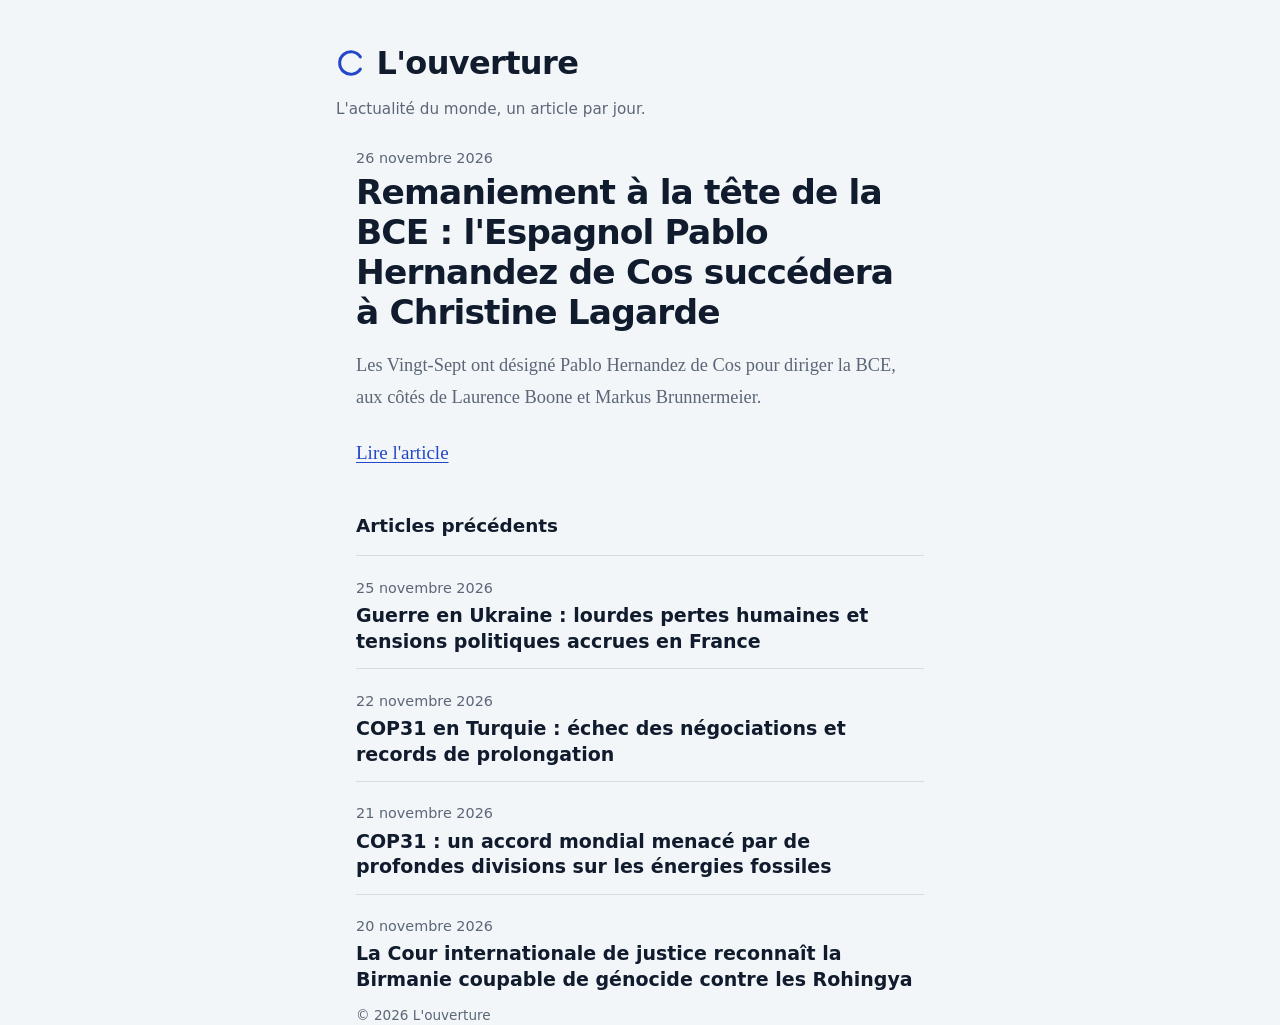
<file: docs/index.html>
<!doctype html>
<html lang="fr">
<head>
<meta charset="utf-8">
<meta name="viewport" content="width=device-width, initial-scale=1">
<title>L&#x27;ouverture | L&#x27;actualité du monde, un article par jour.</title>
<meta name="description" content="L&#x27;actualité du monde, un article par jour.">
<link rel="canonical" href="https://hilarious138.github.io/louverture/">
<meta property="og:type" content="website">
<meta property="og:title" content="L&#x27;ouverture | L&#x27;actualité du monde, un article par jour.">
<meta property="og:description" content="L&#x27;actualité du monde, un article par jour.">
<link rel="stylesheet" href="style.css">
</head>
<body>
<header class="wrap masthead">
<a class="brand" href="./"><svg class="mark" viewBox="0 0 32 32" width="30" height="30" aria-hidden="true"><path d="M26 9.5A12 12 0 1 0 26 22.5" fill="none" stroke="currentColor" stroke-width="3.2" stroke-linecap="round"/></svg>L&#x27;ouverture</a>
<p>L&#x27;actualité du monde, un article par jour.</p>
</header>
<main class="wrap">
<section class="lead">
<p class="date">26 novembre 2026</p>
<h1><a href="articles/2026-11-26.html">Remaniement à la tête de la BCE : l&#x27;Espagnol Pablo Hernandez de Cos succédera à Christine Lagarde</a></h1>
<p class="lede">Les Vingt-Sept ont désigné Pablo Hernandez de Cos pour diriger la BCE, aux côtés de Laurence Boone et Markus Brunnermeier.</p>
<p><a href="articles/2026-11-26.html">Lire l'article</a></p>
</section>
<section class="archive">
<h2>Articles précédents</h2>
<ul>
<li><span class="date">25 novembre 2026</span><a href="articles/2026-11-25.html">Guerre en Ukraine : lourdes pertes humaines et tensions politiques accrues en France</a></li>
<li><span class="date">22 novembre 2026</span><a href="articles/2026-11-22.html">COP31 en Turquie : échec des négociations et records de prolongation</a></li>
<li><span class="date">21 novembre 2026</span><a href="articles/2026-11-21.html">COP31 : un accord mondial menacé par de profondes divisions sur les énergies fossiles</a></li>
<li><span class="date">20 novembre 2026</span><a href="articles/2026-11-20.html">La Cour internationale de justice reconnaît la Birmanie coupable de génocide contre les Rohingya</a></li>
</ul>
</section>
</main>
<footer class="wrap">© 2026 L&#x27;ouverture</footer>
</body>
</html>
</file>
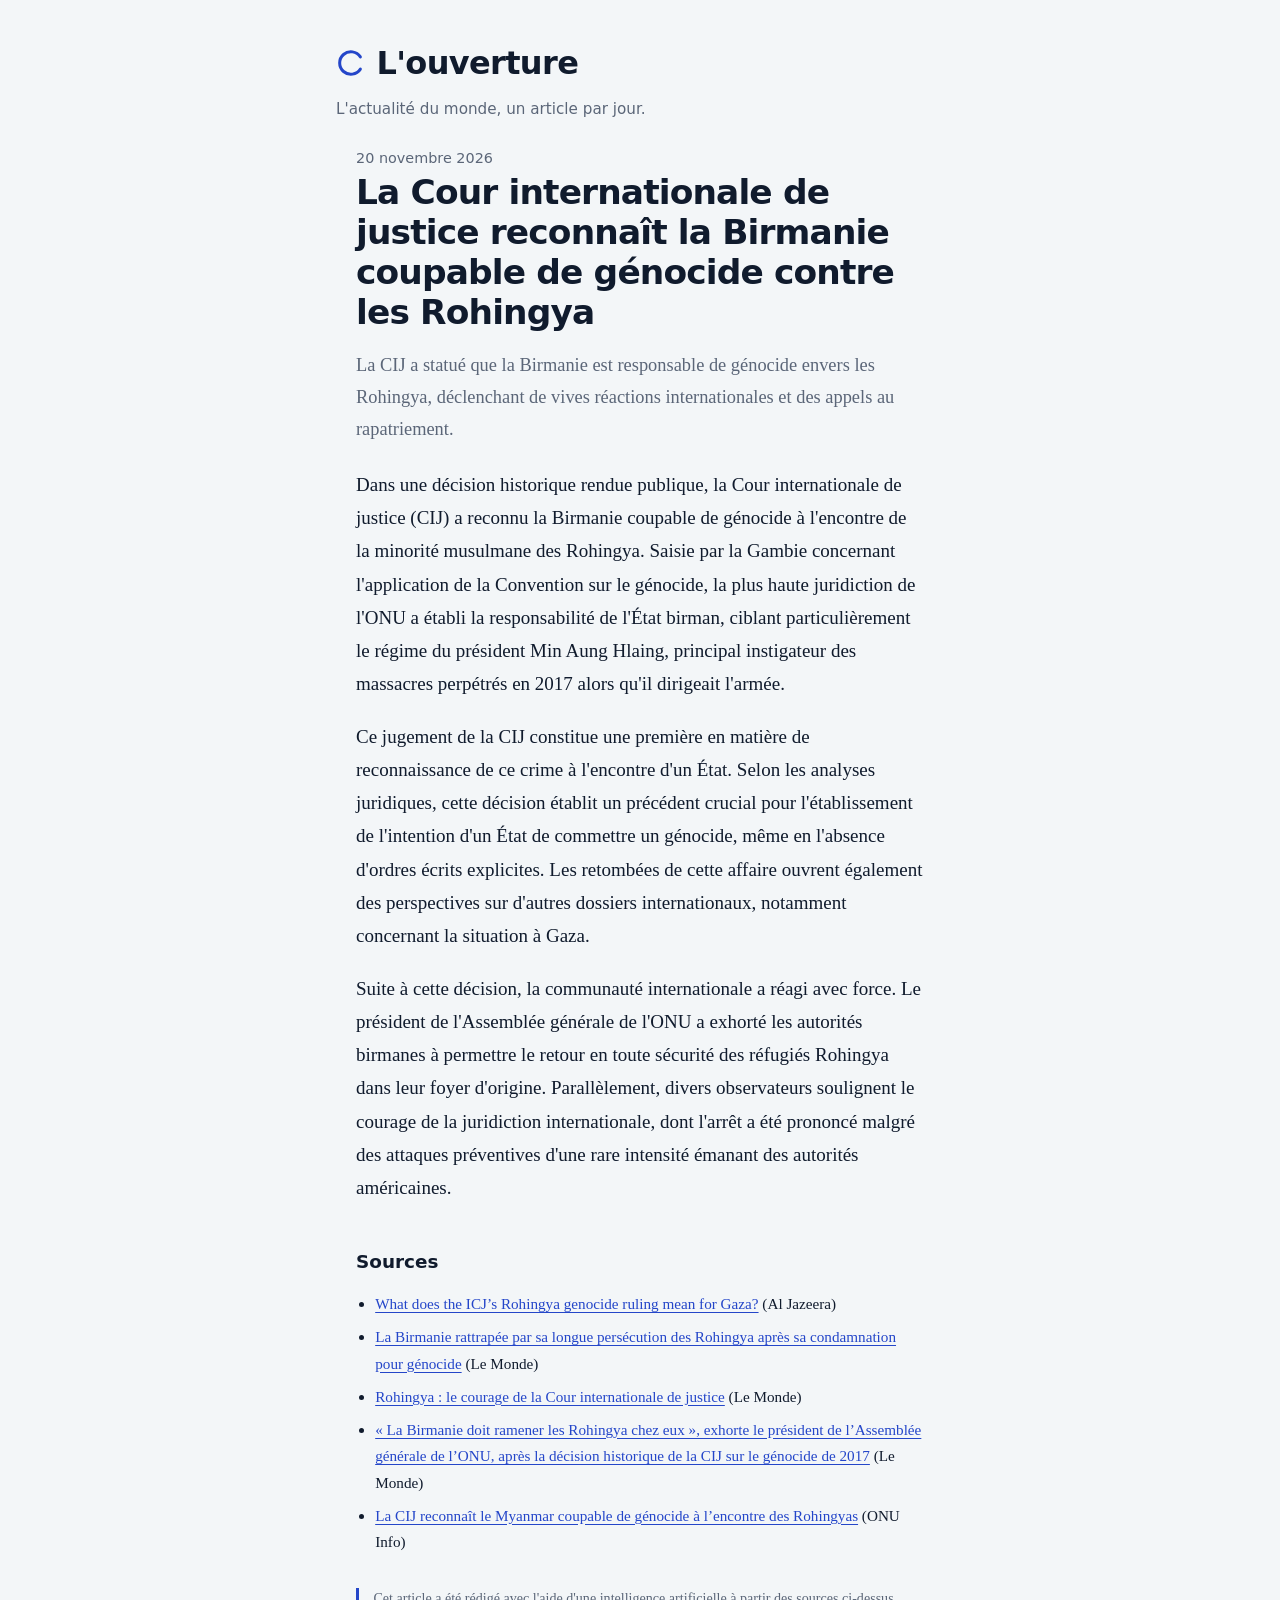
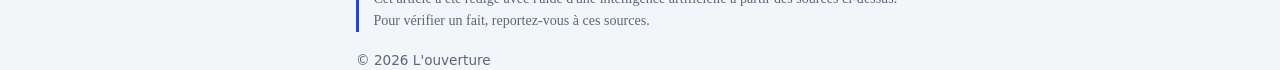
<file: docs/articles/2026-11-20.html>
<!doctype html>
<html lang="fr">
<head>
<meta charset="utf-8">
<meta name="viewport" content="width=device-width, initial-scale=1">
<title>La Cour internationale de justice reconnaît la Birmanie coupable de génocide contre les Rohingya | L&#x27;ouverture</title>
<meta name="description" content="La CIJ a statué que la Birmanie est responsable de génocide envers les Rohingya, déclenchant de vives réactions internationales et des appels au rapatriement.">
<link rel="canonical" href="https://hilarious138.github.io/louverture/articles/2026-11-20.html">
<meta property="og:type" content="article">
<meta property="og:title" content="La Cour internationale de justice reconnaît la Birmanie coupable de génocide contre les Rohingya | L&#x27;ouverture">
<meta property="og:description" content="La CIJ a statué que la Birmanie est responsable de génocide envers les Rohingya, déclenchant de vives réactions internationales et des appels au rapatriement.">
<link rel="stylesheet" href="../style.css">
</head>
<body>
<header class="wrap masthead">
<a class="brand" href="../"><svg class="mark" viewBox="0 0 32 32" width="30" height="30" aria-hidden="true"><path d="M26 9.5A12 12 0 1 0 26 22.5" fill="none" stroke="currentColor" stroke-width="3.2" stroke-linecap="round"/></svg>L&#x27;ouverture</a>
<p>L&#x27;actualité du monde, un article par jour.</p>
</header>
<main class="wrap">
<article>
<p class="date">20 novembre 2026</p>
<h1>La Cour internationale de justice reconnaît la Birmanie coupable de génocide contre les Rohingya</h1>
<p class="lede">La CIJ a statué que la Birmanie est responsable de génocide envers les Rohingya, déclenchant de vives réactions internationales et des appels au rapatriement.</p>
<p>Dans une décision historique rendue publique, la Cour internationale de justice (CIJ) a reconnu la Birmanie coupable de génocide à l&#x27;encontre de la minorité musulmane des Rohingya. Saisie par la Gambie concernant l&#x27;application de la Convention sur le génocide, la plus haute juridiction de l&#x27;ONU a établi la responsabilité de l&#x27;État birman, ciblant particulièrement le régime du président Min Aung Hlaing, principal instigateur des massacres perpétrés en 2017 alors qu&#x27;il dirigeait l&#x27;armée.</p>
<p>Ce jugement de la CIJ constitue une première en matière de reconnaissance de ce crime à l&#x27;encontre d&#x27;un État. Selon les analyses juridiques, cette décision établit un précédent crucial pour l&#x27;établissement de l&#x27;intention d&#x27;un État de commettre un génocide, même en l&#x27;absence d&#x27;ordres écrits explicites. Les retombées de cette affaire ouvrent également des perspectives sur d&#x27;autres dossiers internationaux, notamment concernant la situation à Gaza.</p>
<p>Suite à cette décision, la communauté internationale a réagi avec force. Le président de l&#x27;Assemblée générale de l&#x27;ONU a exhorté les autorités birmanes à permettre le retour en toute sécurité des réfugiés Rohingya dans leur foyer d&#x27;origine. Parallèlement, divers observateurs soulignent le courage de la juridiction internationale, dont l&#x27;arrêt a été prononcé malgré des attaques préventives d&#x27;une rare intensité émanant des autorités américaines.</p>
<section class="sources">
<h2>Sources</h2>
<ul>
<li><a href="https://www.aljazeera.com/news/2026/11/20/what-does-the-icjs-rohingya-genocide-ruling-mean-for-gaza?traffic_source=rss" rel="noopener">What does the ICJ’s Rohingya genocide ruling mean for Gaza?</a> (Al Jazeera)</li>
<li><a href="https://www.lemonde.fr/international/article/2026/11/20/la-birmanie-rattrapee-par-sa-longue-persecution-des-rohingya-apres-sa-condamnation-pour-genocide_6813628_3210.html" rel="noopener">La Birmanie rattrapée par sa longue persécution des Rohingya après sa condamnation pour génocide</a> (Le Monde)</li>
<li><a href="https://www.lemonde.fr/idees/article/2026/11/20/rohingya-le-courage-de-la-cour-internationale-de-justice_6813621_3232.html" rel="noopener">Rohingya : le courage de la Cour internationale de justice</a> (Le Monde)</li>
<li><a href="https://www.lemonde.fr/international/article/2026/11/20/le-chef-de-l-assemblee-generale-de-l-onu-appelle-la-birmanie-a-ramener-les-rohingya-chez-eux_6813602_3210.html" rel="noopener">« La Birmanie doit ramener les Rohingya chez eux », exhorte le président de l’Assemblée générale de l’ONU, après la décision historique de la CIJ sur le génocide de 2017</a> (Le Monde)</li>
<li><a href="https://news.un.org/feed/view/fr/story/2026/11/1159874" rel="noopener">La CIJ reconnaît le Myanmar coupable de génocide à l’encontre des Rohingyas</a> (ONU Info)</li>
</ul>
</section>
<p class="note">Cet article a été rédigé avec l'aide d'une intelligence artificielle à partir des sources ci-dessus. Pour vérifier un fait, reportez-vous à ces sources.</p>
</article>
</main>
<footer class="wrap">© 2026 L&#x27;ouverture</footer>
</body>
</html>
</file>
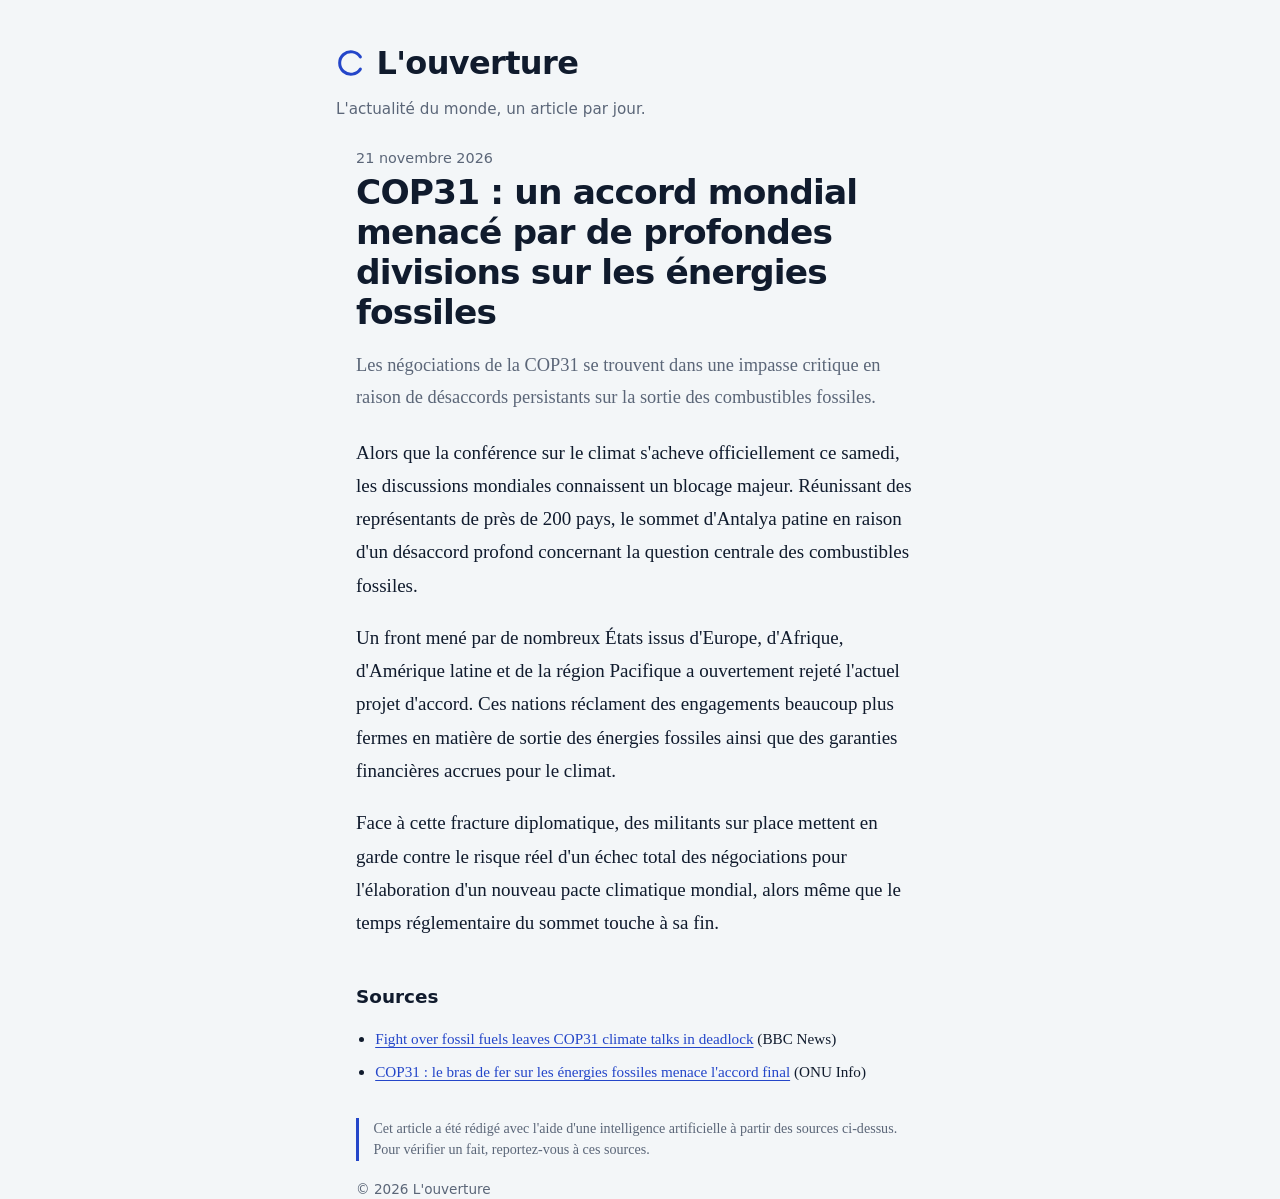
<file: docs/articles/2026-11-21.html>
<!doctype html>
<html lang="fr">
<head>
<meta charset="utf-8">
<meta name="viewport" content="width=device-width, initial-scale=1">
<title>COP31 : un accord mondial menacé par de profondes divisions sur les énergies fossiles | L&#x27;ouverture</title>
<meta name="description" content="Les négociations de la COP31 se trouvent dans une impasse critique en raison de désaccords persistants sur la sortie des combustibles fossiles.">
<link rel="canonical" href="https://hilarious138.github.io/louverture/articles/2026-11-21.html">
<meta property="og:type" content="article">
<meta property="og:title" content="COP31 : un accord mondial menacé par de profondes divisions sur les énergies fossiles | L&#x27;ouverture">
<meta property="og:description" content="Les négociations de la COP31 se trouvent dans une impasse critique en raison de désaccords persistants sur la sortie des combustibles fossiles.">
<link rel="stylesheet" href="../style.css">
</head>
<body>
<header class="wrap masthead">
<a class="brand" href="../"><svg class="mark" viewBox="0 0 32 32" width="30" height="30" aria-hidden="true"><path d="M26 9.5A12 12 0 1 0 26 22.5" fill="none" stroke="currentColor" stroke-width="3.2" stroke-linecap="round"/></svg>L&#x27;ouverture</a>
<p>L&#x27;actualité du monde, un article par jour.</p>
</header>
<main class="wrap">
<article>
<p class="date">21 novembre 2026</p>
<h1>COP31 : un accord mondial menacé par de profondes divisions sur les énergies fossiles</h1>
<p class="lede">Les négociations de la COP31 se trouvent dans une impasse critique en raison de désaccords persistants sur la sortie des combustibles fossiles.</p>
<p>Alors que la conférence sur le climat s&#x27;acheve officiellement ce samedi, les discussions mondiales connaissent un blocage majeur. Réunissant des représentants de près de 200 pays, le sommet d&#x27;Antalya patine en raison d&#x27;un désaccord profond concernant la question centrale des combustibles fossiles.</p>
<p>Un front mené par de nombreux États issus d&#x27;Europe, d&#x27;Afrique, d&#x27;Amérique latine et de la région Pacifique a ouvertement rejeté l&#x27;actuel projet d&#x27;accord. Ces nations réclament des engagements beaucoup plus fermes en matière de sortie des énergies fossiles ainsi que des garanties financières accrues pour le climat.</p>
<p>Face à cette fracture diplomatique, des militants sur place mettent en garde contre le risque réel d&#x27;un échec total des négociations pour l&#x27;élaboration d&#x27;un nouveau pacte climatique mondial, alors même que le temps réglementaire du sommet touche à sa fin.</p>
<section class="sources">
<h2>Sources</h2>
<ul>
<li><a href="https://www.bbc.co.uk/news/articles/c6ly5w40eg07o?at_medium=RSS&amp;at_campaign=rss" rel="noopener">Fight over fossil fuels leaves COP31 climate talks in deadlock</a> (BBC News)</li>
<li><a href="https://news.un.org/feed/view/fr/story/2026/11/1159882" rel="noopener">COP31 : le bras de fer sur les énergies fossiles menace l&#x27;accord final</a> (ONU Info)</li>
</ul>
</section>
<p class="note">Cet article a été rédigé avec l'aide d'une intelligence artificielle à partir des sources ci-dessus. Pour vérifier un fait, reportez-vous à ces sources.</p>
</article>
</main>
<footer class="wrap">© 2026 L&#x27;ouverture</footer>
</body>
</html>
</file>
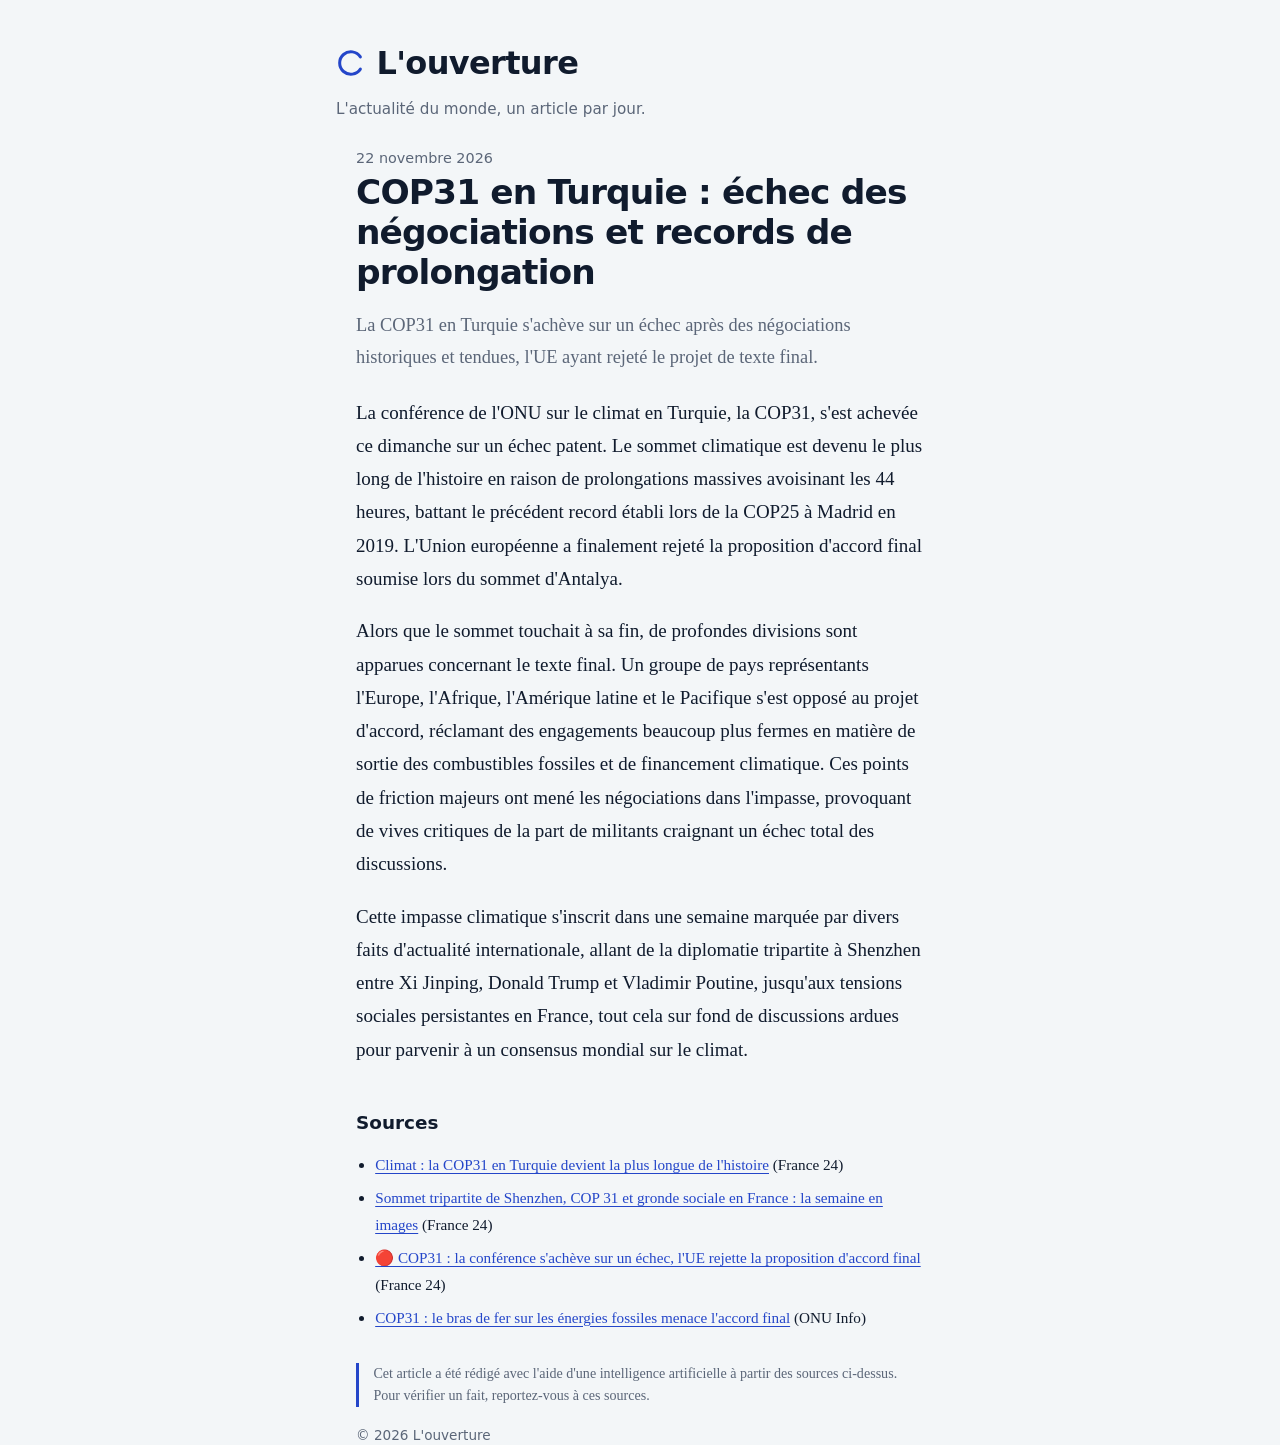
<file: docs/articles/2026-11-22.html>
<!doctype html>
<html lang="fr">
<head>
<meta charset="utf-8">
<meta name="viewport" content="width=device-width, initial-scale=1">
<title>COP31 en Turquie : échec des négociations et records de prolongation | L&#x27;ouverture</title>
<meta name="description" content="La COP31 en Turquie s&#x27;achève sur un échec après des négociations historiques et tendues, l&#x27;UE ayant rejeté le projet de texte final.">
<link rel="canonical" href="https://hilarious138.github.io/louverture/articles/2026-11-22.html">
<meta property="og:type" content="article">
<meta property="og:title" content="COP31 en Turquie : échec des négociations et records de prolongation | L&#x27;ouverture">
<meta property="og:description" content="La COP31 en Turquie s&#x27;achève sur un échec après des négociations historiques et tendues, l&#x27;UE ayant rejeté le projet de texte final.">
<link rel="stylesheet" href="../style.css">
</head>
<body>
<header class="wrap masthead">
<a class="brand" href="../"><svg class="mark" viewBox="0 0 32 32" width="30" height="30" aria-hidden="true"><path d="M26 9.5A12 12 0 1 0 26 22.5" fill="none" stroke="currentColor" stroke-width="3.2" stroke-linecap="round"/></svg>L&#x27;ouverture</a>
<p>L&#x27;actualité du monde, un article par jour.</p>
</header>
<main class="wrap">
<article>
<p class="date">22 novembre 2026</p>
<h1>COP31 en Turquie : échec des négociations et records de prolongation</h1>
<p class="lede">La COP31 en Turquie s&#x27;achève sur un échec après des négociations historiques et tendues, l&#x27;UE ayant rejeté le projet de texte final.</p>
<p>La conférence de l&#x27;ONU sur le climat en Turquie, la COP31, s&#x27;est achevée ce dimanche sur un échec patent. Le sommet climatique est devenu le plus long de l&#x27;histoire en raison de prolongations massives avoisinant les 44 heures, battant le précédent record établi lors de la COP25 à Madrid en 2019. L&#x27;Union européenne a finalement rejeté la proposition d&#x27;accord final soumise lors du sommet d&#x27;Antalya.</p>
<p>Alors que le sommet touchait à sa fin, de profondes divisions sont apparues concernant le texte final. Un groupe de pays représentants l&#x27;Europe, l&#x27;Afrique, l&#x27;Amérique latine et le Pacifique s&#x27;est opposé au projet d&#x27;accord, réclamant des engagements beaucoup plus fermes en matière de sortie des combustibles fossiles et de financement climatique. Ces points de friction majeurs ont mené les négociations dans l&#x27;impasse, provoquant de vives critiques de la part de militants craignant un échec total des discussions.</p>
<p>Cette impasse climatique s&#x27;inscrit dans une semaine marquée par divers faits d&#x27;actualité internationale, allant de la diplomatie tripartite à Shenzhen entre Xi Jinping, Donald Trump et Vladimir Poutine, jusqu&#x27;aux tensions sociales persistantes en France, tout cela sur fond de discussions ardues pour parvenir à un consensus mondial sur le climat.</p>
<section class="sources">
<h2>Sources</h2>
<ul>
<li><a href="https://www.france24.com/fr/vid%C3%A9o/20261122-climat-la-cop31-en-turquie-devient-la-plus-longue-de-l-histoire" rel="noopener">Climat : la COP31 en Turquie devient la plus longue de l&#x27;histoire</a> (France 24)</li>
<li><a href="https://www.france24.com/fr/asie-pacifique/20261122-sommet-tripartite-de-shenzhen-cop-31-et-gronde-sociale-en-france-la-semaine-en-images" rel="noopener">Sommet tripartite de Shenzhen, COP 31 et gronde sociale en France : la semaine en images</a> (France 24)</li>
<li><a href="https://www.france24.com/fr/asie-pacifique/20261122-climat-accord-incertain-%C3%A0-la-cop31-des-pays-d%C3%A9noncent-l-absence-de-sortie-des-%C3%A9nergies-fossiles" rel="noopener">🔴 COP31 : la conférence s&#x27;achève sur un échec, l&#x27;UE rejette la proposition d&#x27;accord final</a> (France 24)</li>
<li><a href="https://news.un.org/feed/view/fr/story/2026/11/1159882" rel="noopener">COP31 : le bras de fer sur les énergies fossiles menace l&#x27;accord final</a> (ONU Info)</li>
</ul>
</section>
<p class="note">Cet article a été rédigé avec l'aide d'une intelligence artificielle à partir des sources ci-dessus. Pour vérifier un fait, reportez-vous à ces sources.</p>
</article>
</main>
<footer class="wrap">© 2026 L&#x27;ouverture</footer>
</body>
</html>
</file>
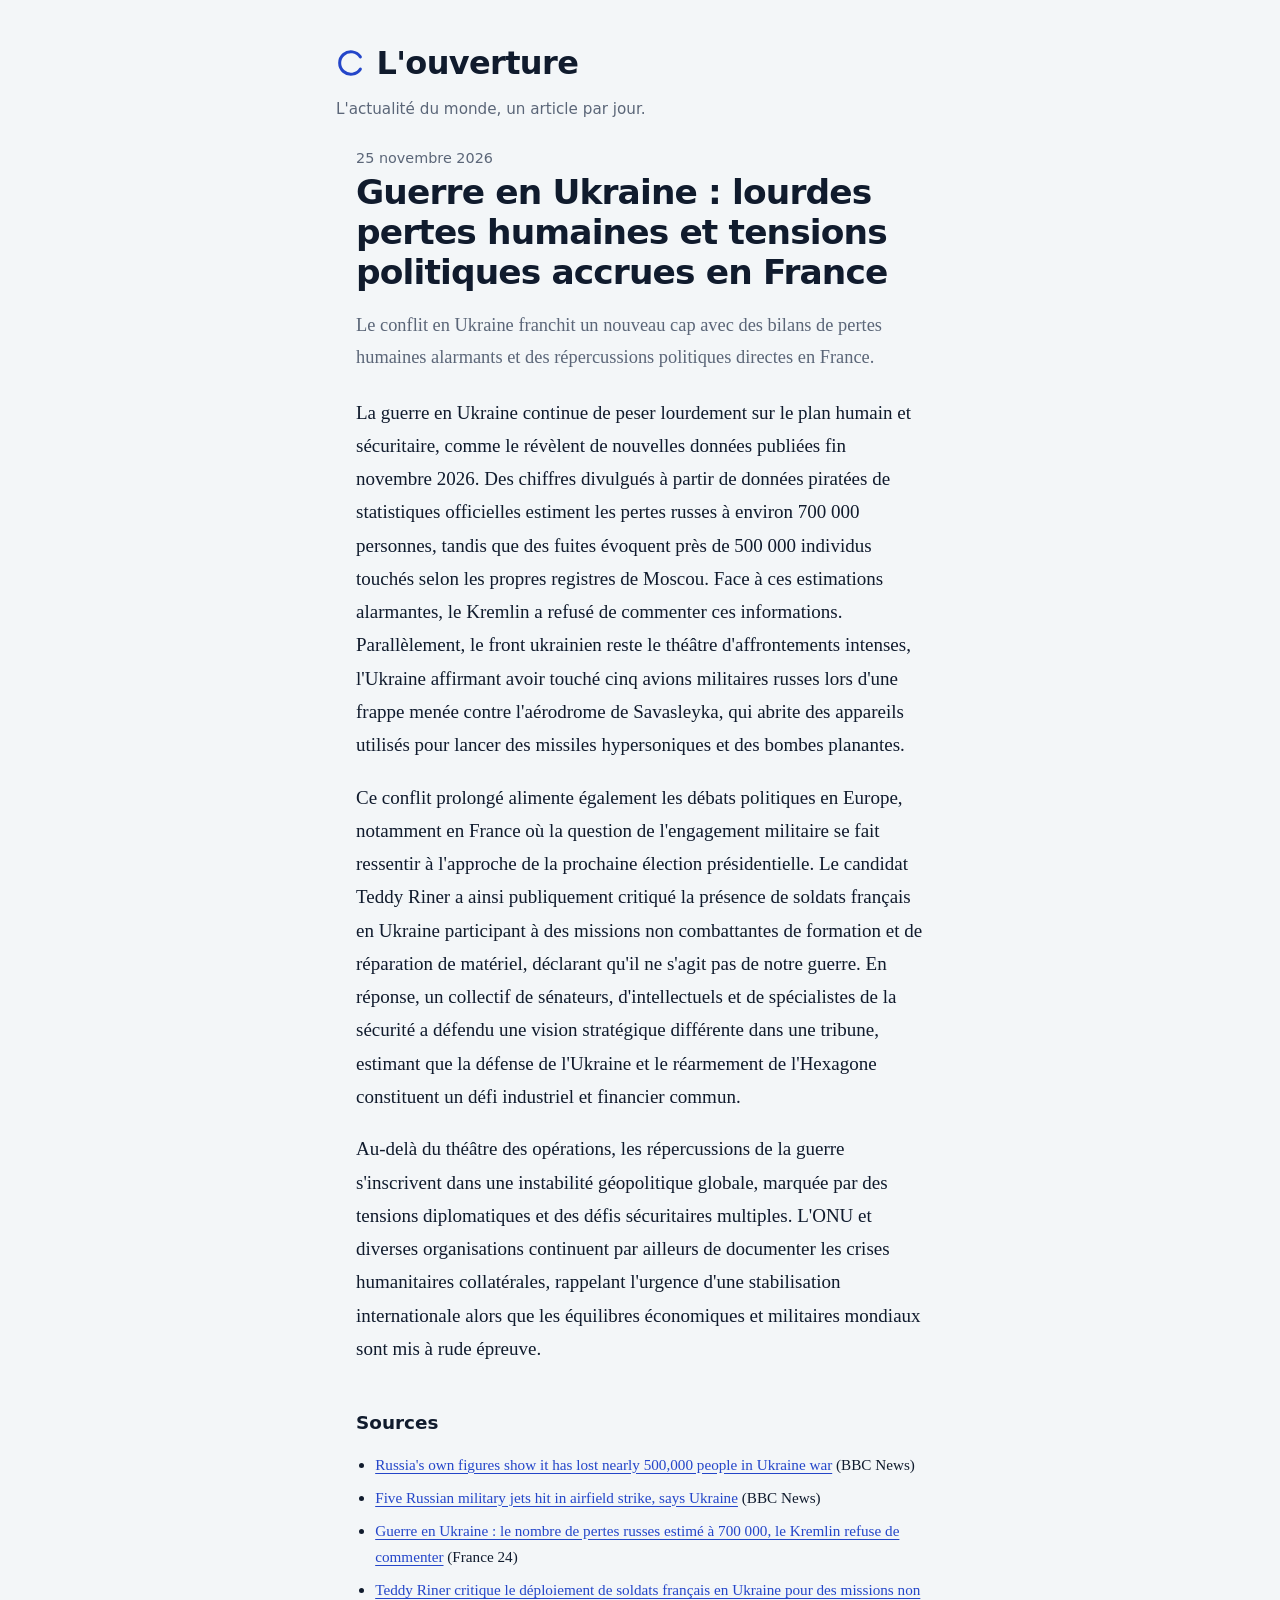
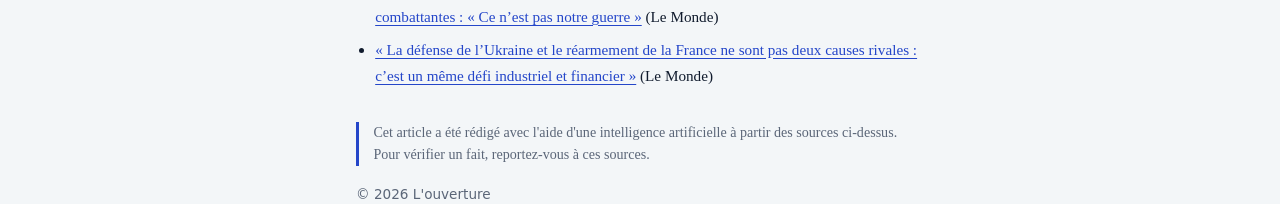
<file: docs/articles/2026-11-25.html>
<!doctype html>
<html lang="fr">
<head>
<meta charset="utf-8">
<meta name="viewport" content="width=device-width, initial-scale=1">
<title>Guerre en Ukraine : lourdes pertes humaines et tensions politiques accrues en France | L&#x27;ouverture</title>
<meta name="description" content="Le conflit en Ukraine franchit un nouveau cap avec des bilans de pertes humaines alarmants et des répercussions politiques directes en France.">
<link rel="canonical" href="https://hilarious138.github.io/louverture/articles/2026-11-25.html">
<meta property="og:type" content="article">
<meta property="og:title" content="Guerre en Ukraine : lourdes pertes humaines et tensions politiques accrues en France | L&#x27;ouverture">
<meta property="og:description" content="Le conflit en Ukraine franchit un nouveau cap avec des bilans de pertes humaines alarmants et des répercussions politiques directes en France.">
<link rel="stylesheet" href="../style.css">
</head>
<body>
<header class="wrap masthead">
<a class="brand" href="../"><svg class="mark" viewBox="0 0 32 32" width="30" height="30" aria-hidden="true"><path d="M26 9.5A12 12 0 1 0 26 22.5" fill="none" stroke="currentColor" stroke-width="3.2" stroke-linecap="round"/></svg>L&#x27;ouverture</a>
<p>L&#x27;actualité du monde, un article par jour.</p>
</header>
<main class="wrap">
<article>
<p class="date">25 novembre 2026</p>
<h1>Guerre en Ukraine : lourdes pertes humaines et tensions politiques accrues en France</h1>
<p class="lede">Le conflit en Ukraine franchit un nouveau cap avec des bilans de pertes humaines alarmants et des répercussions politiques directes en France.</p>
<p>La guerre en Ukraine continue de peser lourdement sur le plan humain et sécuritaire, comme le révèlent de nouvelles données publiées fin novembre 2026. Des chiffres divulgués à partir de données piratées de statistiques officielles estiment les pertes russes à environ 700 000 personnes, tandis que des fuites évoquent près de 500 000 individus touchés selon les propres registres de Moscou. Face à ces estimations alarmantes, le Kremlin a refusé de commenter ces informations. Parallèlement, le front ukrainien reste le théâtre d&#x27;affrontements intenses, l&#x27;Ukraine affirmant avoir touché cinq avions militaires russes lors d&#x27;une frappe menée contre l&#x27;aérodrome de Savasleyka, qui abrite des appareils utilisés pour lancer des missiles hypersoniques et des bombes planantes.</p>
<p>Ce conflit prolongé alimente également les débats politiques en Europe, notamment en France où la question de l&#x27;engagement militaire se fait ressentir à l&#x27;approche de la prochaine élection présidentielle. Le candidat Teddy Riner a ainsi publiquement critiqué la présence de soldats français en Ukraine participant à des missions non combattantes de formation et de réparation de matériel, déclarant qu&#x27;il ne s&#x27;agit pas de notre guerre. En réponse, un collectif de sénateurs, d&#x27;intellectuels et de spécialistes de la sécurité a défendu une vision stratégique différente dans une tribune, estimant que la défense de l&#x27;Ukraine et le réarmement de l&#x27;Hexagone constituent un défi industriel et financier commun.</p>
<p>Au-delà du théâtre des opérations, les répercussions de la guerre s&#x27;inscrivent dans une instabilité géopolitique globale, marquée par des tensions diplomatiques et des défis sécuritaires multiples. L&#x27;ONU et diverses organisations continuent par ailleurs de documenter les crises humanitaires collatérales, rappelant l&#x27;urgence d&#x27;une stabilisation internationale alors que les équilibres économiques et militaires mondiaux sont mis à rude épreuve.</p>
<section class="sources">
<h2>Sources</h2>
<ul>
<li><a href="https://www.bbc.co.uk/news/articles/cmx27g533zwyo?at_medium=RSS&amp;at_campaign=rss" rel="noopener">Russia&#x27;s own figures show it has lost nearly 500,000 people in Ukraine war</a> (BBC News)</li>
<li><a href="https://www.bbc.co.uk/news/articles/ck9q8xp5r5pgo?at_medium=RSS&amp;at_campaign=rss" rel="noopener">Five Russian military jets hit in airfield strike, says Ukraine</a> (BBC News)</li>
<li><a href="https://www.france24.com/fr/europe/20261125-guerre-ukraine-nombre-pertes-russes-estim%C3%A9-700-000-hackers-kremlin-refuse-commenter-moscou-soldats" rel="noopener">Guerre en Ukraine : le nombre de pertes russes estimé à 700 000, le Kremlin refuse de commenter</a> (France 24)</li>
<li><a href="https://www.lemonde.fr/politique/article/2026/11/25/teddy-riner-critique-le-deploiement-de-soldats-francais-en-ukraine-pour-des-missions-non-combattantes-ce-n-est-pas-notre-guerre_6815137_823448.html" rel="noopener">Teddy Riner critique le déploiement de soldats français en Ukraine pour des missions non combattantes : « Ce n’est pas notre guerre »</a> (Le Monde)</li>
<li><a href="https://www.lemonde.fr/idees/article/2026/11/25/la-defense-de-l-ukraine-et-le-rearmement-de-la-france-ne-sont-pas-deux-causes-rivales-c-est-un-meme-defi-industriel-et-financier_6815119_3232.html" rel="noopener">« La défense de l’Ukraine et le réarmement de la France ne sont pas deux causes rivales : c’est un même défi industriel et financier »</a> (Le Monde)</li>
</ul>
</section>
<p class="note">Cet article a été rédigé avec l'aide d'une intelligence artificielle à partir des sources ci-dessus. Pour vérifier un fait, reportez-vous à ces sources.</p>
</article>
</main>
<footer class="wrap">© 2026 L&#x27;ouverture</footer>
</body>
</html>
</file>
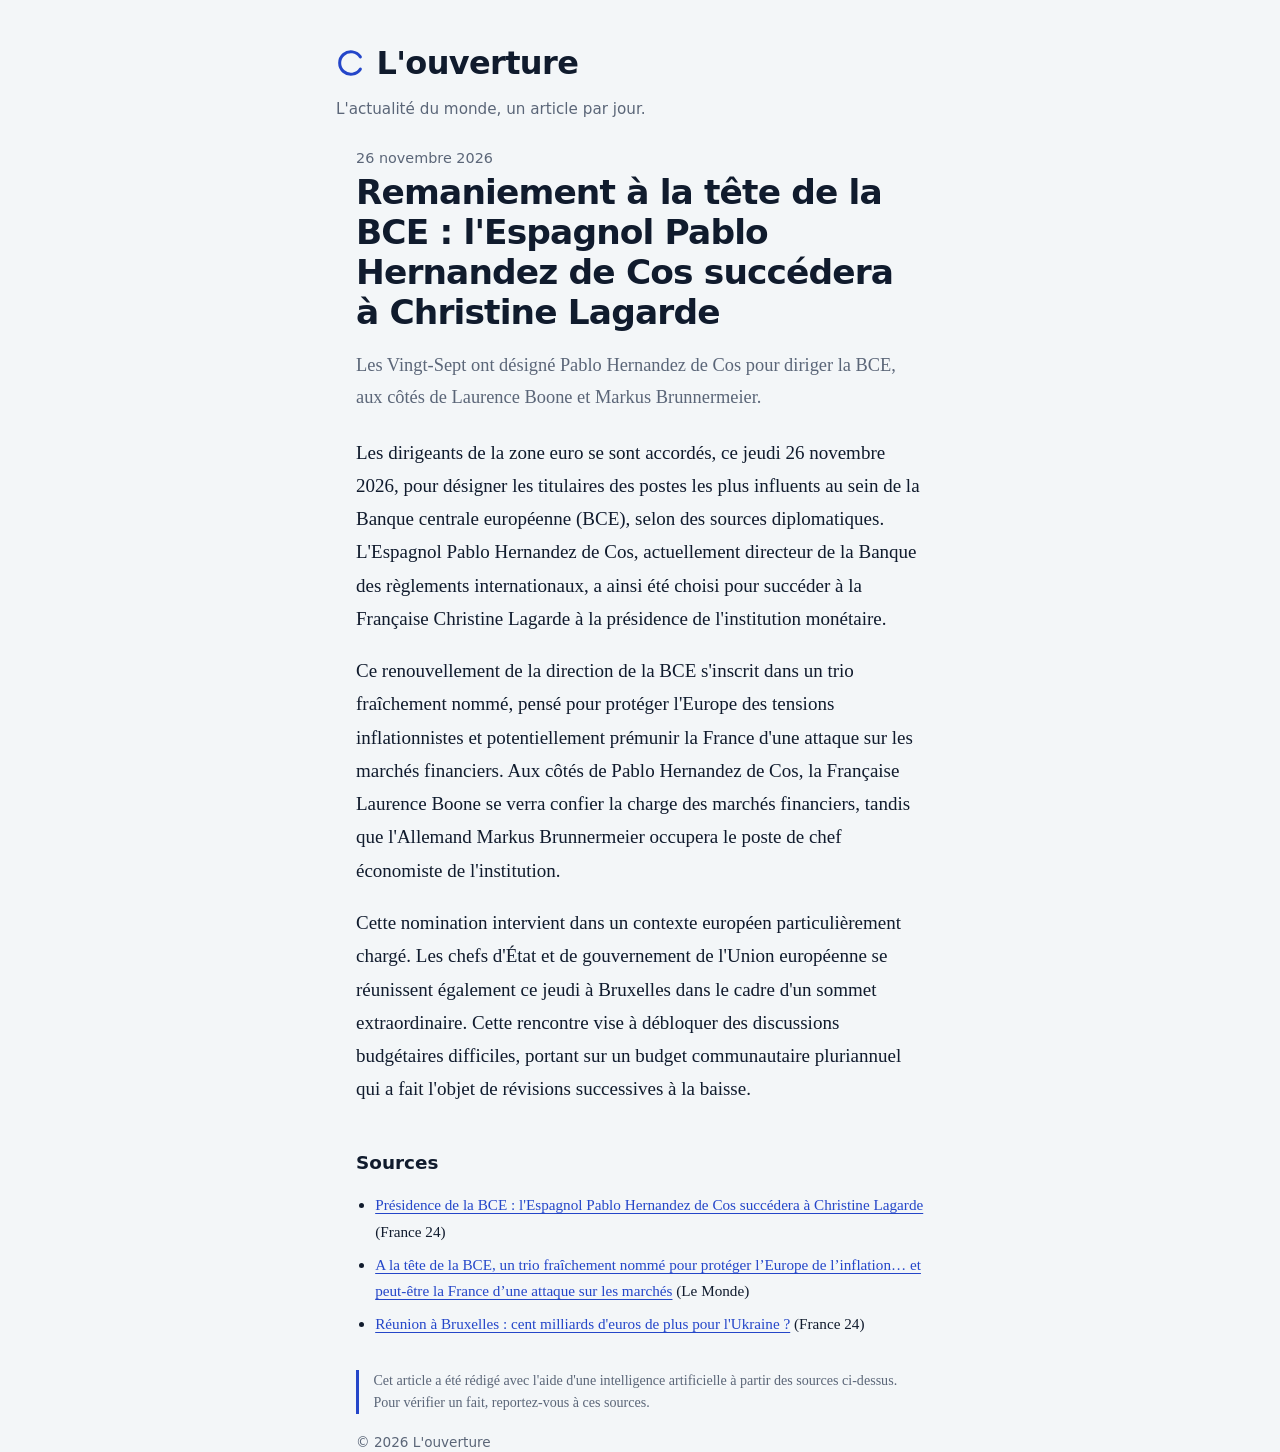
<file: docs/articles/2026-11-26.html>
<!doctype html>
<html lang="fr">
<head>
<meta charset="utf-8">
<meta name="viewport" content="width=device-width, initial-scale=1">
<title>Remaniement à la tête de la BCE : l&#x27;Espagnol Pablo Hernandez de Cos succédera à Christine Lagarde | L&#x27;ouverture</title>
<meta name="description" content="Les Vingt-Sept ont désigné Pablo Hernandez de Cos pour diriger la BCE, aux côtés de Laurence Boone et Markus Brunnermeier.">
<link rel="canonical" href="https://hilarious138.github.io/louverture/articles/2026-11-26.html">
<meta property="og:type" content="article">
<meta property="og:title" content="Remaniement à la tête de la BCE : l&#x27;Espagnol Pablo Hernandez de Cos succédera à Christine Lagarde | L&#x27;ouverture">
<meta property="og:description" content="Les Vingt-Sept ont désigné Pablo Hernandez de Cos pour diriger la BCE, aux côtés de Laurence Boone et Markus Brunnermeier.">
<link rel="stylesheet" href="../style.css">
</head>
<body>
<header class="wrap masthead">
<a class="brand" href="../"><svg class="mark" viewBox="0 0 32 32" width="30" height="30" aria-hidden="true"><path d="M26 9.5A12 12 0 1 0 26 22.5" fill="none" stroke="currentColor" stroke-width="3.2" stroke-linecap="round"/></svg>L&#x27;ouverture</a>
<p>L&#x27;actualité du monde, un article par jour.</p>
</header>
<main class="wrap">
<article>
<p class="date">26 novembre 2026</p>
<h1>Remaniement à la tête de la BCE : l&#x27;Espagnol Pablo Hernandez de Cos succédera à Christine Lagarde</h1>
<p class="lede">Les Vingt-Sept ont désigné Pablo Hernandez de Cos pour diriger la BCE, aux côtés de Laurence Boone et Markus Brunnermeier.</p>
<p>Les dirigeants de la zone euro se sont accordés, ce jeudi 26 novembre 2026, pour désigner les titulaires des postes les plus influents au sein de la Banque centrale européenne (BCE), selon des sources diplomatiques. L&#x27;Espagnol Pablo Hernandez de Cos, actuellement directeur de la Banque des règlements internationaux, a ainsi été choisi pour succéder à la Française Christine Lagarde à la présidence de l&#x27;institution monétaire.</p>
<p>Ce renouvellement de la direction de la BCE s&#x27;inscrit dans un trio fraîchement nommé, pensé pour protéger l&#x27;Europe des tensions inflationnistes et potentiellement prémunir la France d&#x27;une attaque sur les marchés financiers. Aux côtés de Pablo Hernandez de Cos, la Française Laurence Boone se verra confier la charge des marchés financiers, tandis que l&#x27;Allemand Markus Brunnermeier occupera le poste de chef économiste de l&#x27;institution.</p>
<p>Cette nomination intervient dans un contexte européen particulièrement chargé. Les chefs d&#x27;État et de gouvernement de l&#x27;Union européenne se réunissent également ce jeudi à Bruxelles dans le cadre d&#x27;un sommet extraordinaire. Cette rencontre vise à débloquer des discussions budgétaires difficiles, portant sur un budget communautaire pluriannuel qui a fait l&#x27;objet de révisions successives à la baisse.</p>
<section class="sources">
<h2>Sources</h2>
<ul>
<li><a href="https://www.france24.com/fr/europe/20261126-pr%C3%A9sidence-bce-espagnol-pablo-hernandez-de-cos-succ%C3%A9dera-christine-lagarde" rel="noopener">Présidence de la BCE : l&#x27;Espagnol Pablo Hernandez de Cos succédera à Christine Lagarde</a> (France 24)</li>
<li><a href="https://www.lemonde.fr/economie/article/2026/11/26/a-la-tete-de-la-bce-un-trio-fraichement-nomme-pour-proteger-l-europe-de-l-inflation-et-peut-etre-la-france-d-une-attaque-sur-les-marches_6815550_3234.html" rel="noopener">A la tête de la BCE, un trio fraîchement nommé pour protéger l’Europe de l’inflation… et peut-être la France d’une attaque sur les marchés</a> (Le Monde)</li>
<li><a href="https://www.france24.com/fr/vid%C3%A9o/20261126-r%C3%A9union-%C3%A0-bruxelles-cent-milliards-d-euros-de-plus-pour-l-ukraine" rel="noopener">Réunion à Bruxelles : cent milliards d&#x27;euros de plus pour l&#x27;Ukraine ?</a> (France 24)</li>
</ul>
</section>
<p class="note">Cet article a été rédigé avec l'aide d'une intelligence artificielle à partir des sources ci-dessus. Pour vérifier un fait, reportez-vous à ces sources.</p>
</article>
</main>
<footer class="wrap">© 2026 L&#x27;ouverture</footer>
</body>
</html>
</file>
<file: docs/style.css>
:root{--bg:#f3f6f8;--ink:#101b2d;--muted:#5b6678;--accent:#2446c9;--line:#d5dce4}
@media (prefers-color-scheme:dark){:root{--bg:#0e1624;--ink:#e6ebf2;--muted:#98a3b5;--accent:#8fa8ff;--line:#26324a}}
*{box-sizing:border-box}
html{-webkit-text-size-adjust:100%}
body{margin:0;background:var(--bg);color:var(--ink);font:19px/1.75 "Iowan Old Style",Charter,Georgia,serif}
.wrap{max-width:38rem;margin:0 auto;padding:0 1.25rem}
a{color:var(--accent);text-underline-offset:.18em}
a:focus-visible{outline:2px solid var(--accent);outline-offset:3px;border-radius:2px}
.masthead,h1,h2,.date,.archive li{font-family:"Avenir Next","Segoe UI",system-ui,sans-serif}
.masthead{padding:2.2rem 0 1.6rem}
.masthead a.brand{display:inline-flex;align-items:center;gap:.65rem;color:var(--ink);text-decoration:none;font-size:2rem;font-weight:750;letter-spacing:-.02em}
.mark{color:var(--accent);flex:none}
.masthead p{margin:.3rem 0 0;color:var(--muted);font-size:.95rem}
h1{font-size:2.15rem;line-height:1.16;letter-spacing:-.025em;margin:.3rem 0 1rem}
h1 a{color:var(--ink);text-decoration:none}
h1 a:hover{text-decoration:underline}
h2{font-size:1.15rem;margin:2.6rem 0 .8rem}
.date{font-size:.9rem;line-height:1.4;color:var(--muted);margin:0}
.lede{font-size:1.15rem;color:var(--muted);margin:0 0 1.4rem}
article p{margin:0 0 1.2rem}
.sources ul{padding-left:1.2rem;margin:0;font-size:.95rem}
.sources li{margin-bottom:.4rem}
.note{font-size:.88rem;line-height:1.55;color:var(--muted);border-left:3px solid var(--accent);padding-left:.9rem;margin-top:2rem}
.archive ul{list-style:none;margin:0;padding:0}
.archive li{padding:.85rem 0;border-top:1px solid var(--line)}
.archive li a{display:block;color:var(--ink);font-weight:600;text-decoration:none;line-height:1.35}
.archive li a:hover{color:var(--accent)}
.empty{color:var(--muted)}
footer{padding:3rem 0 2.5rem;color:var(--muted);font:.85rem/1.4 "Avenir Next","Segoe UI",system-ui,sans-serif}
</file>
